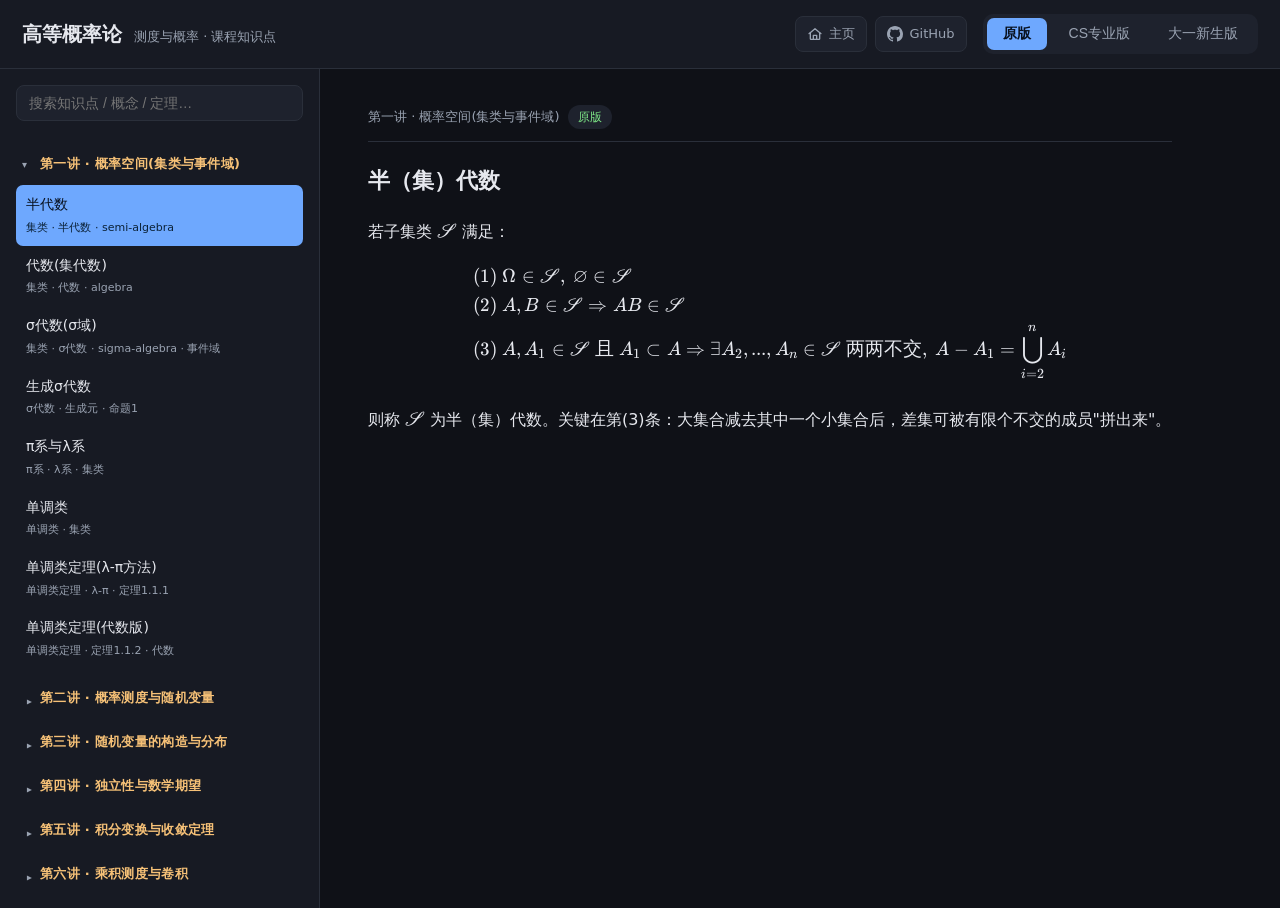
<file: site/index.html>
<!DOCTYPE html>
<html lang="zh-CN">
<head>
  <meta charset="UTF-8" />
  <meta name="viewport" content="width=device-width, initial-scale=1.0" />
  <title>高等概率论 · 知识点(三版本)</title>
  <link rel="stylesheet" href="assets/katex/katex.min.css" />
  <script defer src="assets/katex/katex.min.js"></script>
  <script defer src="assets/katex/contrib/auto-render.min.js"></script>
  <link rel="stylesheet" href="assets/style.css" />
</head>
<body>
  <header>
    <div class="brand">
      <h1>高等概率论</h1>
      <span class="subtitle">测度与概率 · 课程知识点</span>
    </div>
    <div class="header-right">
      <nav class="top-links">
        <a href="https://cimeguy.github.io/" title="返回主页">
          <svg viewBox="0 0 24 24" width="16" height="16" fill="none" stroke="currentColor" stroke-width="2" stroke-linecap="round" stroke-linejoin="round"><path d="M3 11.5 12 4l9 7.5"/><path d="M5 10v9a1 1 0 0 0 1 1h12a1 1 0 0 0 1-1v-9"/><path d="M9.5 20v-6h5v6"/></svg>
          <span>主页</span>
        </a>
        <a href="https://github.com/cimeguy/Advanced-Probability-Theory" target="_blank" rel="noopener" title="在 GitHub 查看源码">
          <svg viewBox="0 0 16 16" width="16" height="16" fill="currentColor" aria-hidden="true"><path d="M8 0C3.58 0 0 3.58 0 8c0 3.54 2.29 6.53 5.47 7.59.4.07.55-.17.55-.38 0-.19-.01-.82-.01-1.49-2.01.37-2.53-.49-2.69-.94-.09-.23-.48-.94-.82-1.13-.28-.15-.68-.52-.01-.53.63-.01 1.08.58 1.23.82.72 1.21 1.87.87 2.33.66.07-.52.28-.87.51-1.07-1.78-.2-3.64-.89-3.64-3.95 0-.87.31-1.59.82-2.15-.08-.2-.36-1.02.08-2.12 0 0 .67-.21 2.2.82.64-.18 1.32-.27 2-.27.68 0 1.36.09 2 .27 1.53-1.04 2.2-.82 2.2-.82.44 1.1.16 1.92.08 2.12.51.56.82 1.27.82 2.15 0 3.07-1.87 3.75-3.65 3.95.29.25.54.73.54 1.48 0 1.07-.01 1.93-.01 2.2 0 .21.15.46.55.38A8.013 8.013 0 0 0 16 8c0-4.42-3.58-8-8-8z"/></svg>
          <span>GitHub</span>
        </a>
      </nav>
      <div class="version-switch" id="versionSwitch">
        <button data-ver="original" class="active">原版</button>
        <button data-ver="cs">CS专业版</button>
        <button data-ver="freshman">大一新生版</button>
      </div>
    </div>
  </header>

  <div class="layout">
    <aside class="sidebar">
      <input type="search" id="search" placeholder="搜索知识点 / 概念 / 定理…" />
      <nav id="nav"></nav>
    </aside>
    <main id="content">
      <div class="placeholder">← 从左侧选择一个知识点开始</div>
    </main>
  </div>

  <!-- 简易 markdown 渲染 + KaTeX 数学渲染 -->
  <script src="data/structure.js"></script>
  <script src="data/original.js"></script>
  <script src="data/cs.js"></script>
  <script src="data/freshman.js"></script>
  <script src="assets/app.js"></script>
</body>
</html>
</file>
<file: site/assets/style.css>
:root {
  --bg: #0f1117;
  --panel: #171a23;
  --panel-2: #1e222d;
  --border: #2a2f3a;
  --text: #e6e8ee;
  --muted: #9aa3b2;
  --accent: #6ea8fe;
  --accent-2: #7ee787;
  --accent-3: #f6c177;
}
* { box-sizing: border-box; }
html, body { margin: 0; height: 100%; }
body {
  font-family: -apple-system, "PingFang SC", "Microsoft YaHei", system-ui, sans-serif;
  background: var(--bg);
  color: var(--text);
  line-height: 1.7;
}
header {
  display: flex; align-items: center; justify-content: space-between;
  padding: 14px 22px; border-bottom: 1px solid var(--border);
  background: var(--panel); position: sticky; top: 0; z-index: 10;
}
.brand { display: flex; align-items: baseline; gap: 12px; }
.brand h1 { font-size: 20px; margin: 0; }
.subtitle { color: var(--muted); font-size: 13px; }
.version-switch { display: flex; gap: 6px; background: var(--panel-2); padding: 4px; border-radius: 10px; }
.version-switch button {
  border: 0; background: transparent; color: var(--muted);
  padding: 7px 16px; border-radius: 7px; cursor: pointer; font-size: 14px; transition: .15s;
}
.version-switch button:hover { color: var(--text); }
.version-switch button.active { background: var(--accent); color: #08111f; font-weight: 600; }

.header-right { display: flex; align-items: center; gap: 16px; }
.top-links { display: flex; gap: 8px; }
.top-links a {
  display: inline-flex; align-items: center; gap: 6px;
  color: var(--muted); text-decoration: none; font-size: 13px;
  padding: 6px 11px; border-radius: 8px;
  border: 1px solid var(--border); background: var(--panel-2);
  transition: .15s;
}
.top-links a svg { display: block; flex-shrink: 0; }
.top-links a:hover { color: var(--text); border-color: var(--accent); }

.layout { display: flex; height: calc(100vh - 61px); }
.sidebar {
  width: 320px; min-width: 320px; border-right: 1px solid var(--border);
  background: var(--panel); overflow-y: auto; padding: 16px;
}
#search {
  width: 100%; padding: 9px 12px; border-radius: 8px;
  border: 1px solid var(--border); background: var(--panel-2);
  color: var(--text); font-size: 14px; margin-bottom: 14px;
}
#search:focus { outline: none; border-color: var(--accent); }
.chap-title {
  font-size: 13px; color: var(--accent-3); font-weight: 700;
  margin: 14px 0 6px; letter-spacing: .3px;
  display: flex; align-items: center; gap: 6px;
  cursor: pointer; user-select: none; border-radius: 6px; padding: 4px 6px;
}
.chap-title:hover { background: var(--panel-2); }
.chap-arrow { display: inline-block; width: 12px; font-size: 10px; color: var(--muted); transition: transform .15s; }
.chap-title.collapsed .chap-arrow { transform: rotate(-90deg); }
.chap-name { flex: 1; }
.chap-group.collapsed { display: none; }
.kp-item {
  padding: 8px 10px; border-radius: 7px; cursor: pointer;
  font-size: 14px; color: var(--text); display: flex; flex-direction: column; gap: 2px;
}
.kp-item:hover { background: var(--panel-2); }
.kp-item.active { background: var(--accent); color: #08111f; }
.kp-item.active .kp-tags { color: #0b2238; }
.kp-tags { font-size: 11px; color: var(--muted); }
.kp-item.hidden { display: none; }
.chap-title.hidden { display: none; }

main {
  flex: 1; overflow-y: auto; padding: 36px 48px; max-width: 900px;
}
.placeholder { color: var(--muted); font-size: 16px; margin-top: 60px; text-align: center; }
.kp-header { border-bottom: 1px solid var(--border); padding-bottom: 12px; margin-bottom: 20px; }
.kp-header .crumb { color: var(--muted); font-size: 13px; }
.kp-header .ver-badge {
  display: inline-block; font-size: 12px; padding: 2px 10px; border-radius: 20px;
  margin-left: 8px; background: var(--panel-2); color: var(--accent-2);
}
.kp-body h2 { font-size: 22px; margin-top: 4px; }
.kp-body h3 { font-size: 17px; color: var(--accent); }
.kp-body p { margin: 12px 0; }
.kp-body code {
  background: var(--panel-2); padding: 2px 6px; border-radius: 5px;
  font-family: "SF Mono", Menlo, Consolas, monospace; font-size: 13px; color: var(--accent-2);
}
.kp-body pre {
  background: var(--panel-2); padding: 14px 16px; border-radius: 8px;
  overflow-x: auto; border: 1px solid var(--border);
}
.kp-body pre code { background: none; padding: 0; color: var(--text); }
.kp-body figure.diagram {
  margin: 18px 0; padding: 14px 16px; text-align: center;
  background: var(--panel-2); border: 1px solid var(--border); border-radius: 10px;
}
.kp-body figure.diagram svg { max-width: 100%; height: auto; }
.kp-body strong { color: #fff; }
.kp-body ul, .kp-body ol { padding-left: 22px; }
.kp-body .katex-display { overflow-x: auto; overflow-y: hidden; padding: 4px 0; }
.kp-body blockquote.note {
  margin: 14px 0; padding: 12px 16px;
  background: rgba(110, 168, 254, 0.08);
  border-left: 3px solid var(--accent);
  border-radius: 0 8px 8px 0; color: #d4def0;
}
.kp-body blockquote.note strong { color: var(--accent); }
.kp-body blockquote.example {
  margin: 16px 0; padding: 14px 18px;
  background: rgba(126, 231, 135, 0.07);
  border-left: 3px solid var(--accent-2);
  border-radius: 0 8px 8px 0; color: #d6ead8;
}
.kp-body blockquote.example strong { color: var(--accent-2); }
.kp-body blockquote.example > div { margin: 5px 0; }
.kp-body blockquote.example > div:empty { height: 6px; margin: 0; }
.missing { color: var(--accent-3); background: var(--panel-2); padding: 14px 16px; border-radius: 8px; border: 1px dashed var(--border); }
@media (max-width: 760px) {
  .layout { flex-direction: column; height: auto; }
  .sidebar { width: 100%; min-width: 0; }
  main { padding: 24px; }
}
</file>
